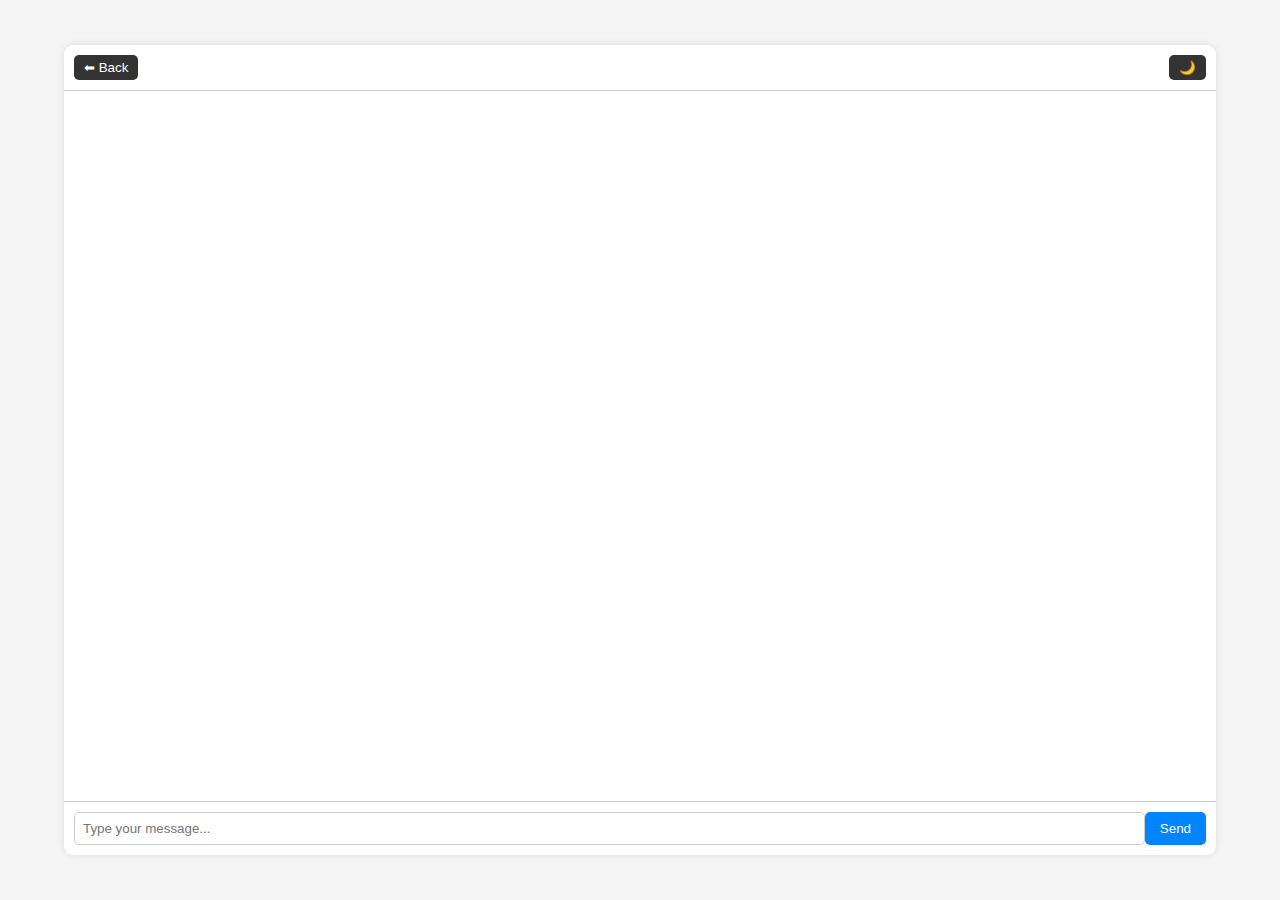
<file: ai.html>
<!DOCTYPE html>
<html lang="en">
<head>
    <meta charset="UTF-8">
    <meta name="viewport" content="width=device-width, initial-scale=1.0">
    <title>AI Chatbot</title>
    <link rel="stylesheet" href="ai.css">
</head>
<body>
    <div class="chat-container">
        <div class="chat-header">
            <button id="backButton" onclick="window.location.href='index.html';">⬅ Back</button>
            <button id="darkModeToggle">🌙</button>
        </div>
             
        <div id="chatbox"></div>
        
        <div class="input-container">
            <input type="text" id="userInput" placeholder="Type your message...">
            <button onclick="sendMessage()">Send</button>
        </div>
    </div>

    <script src="ai.js"></script>
</body>
</html>
</file>
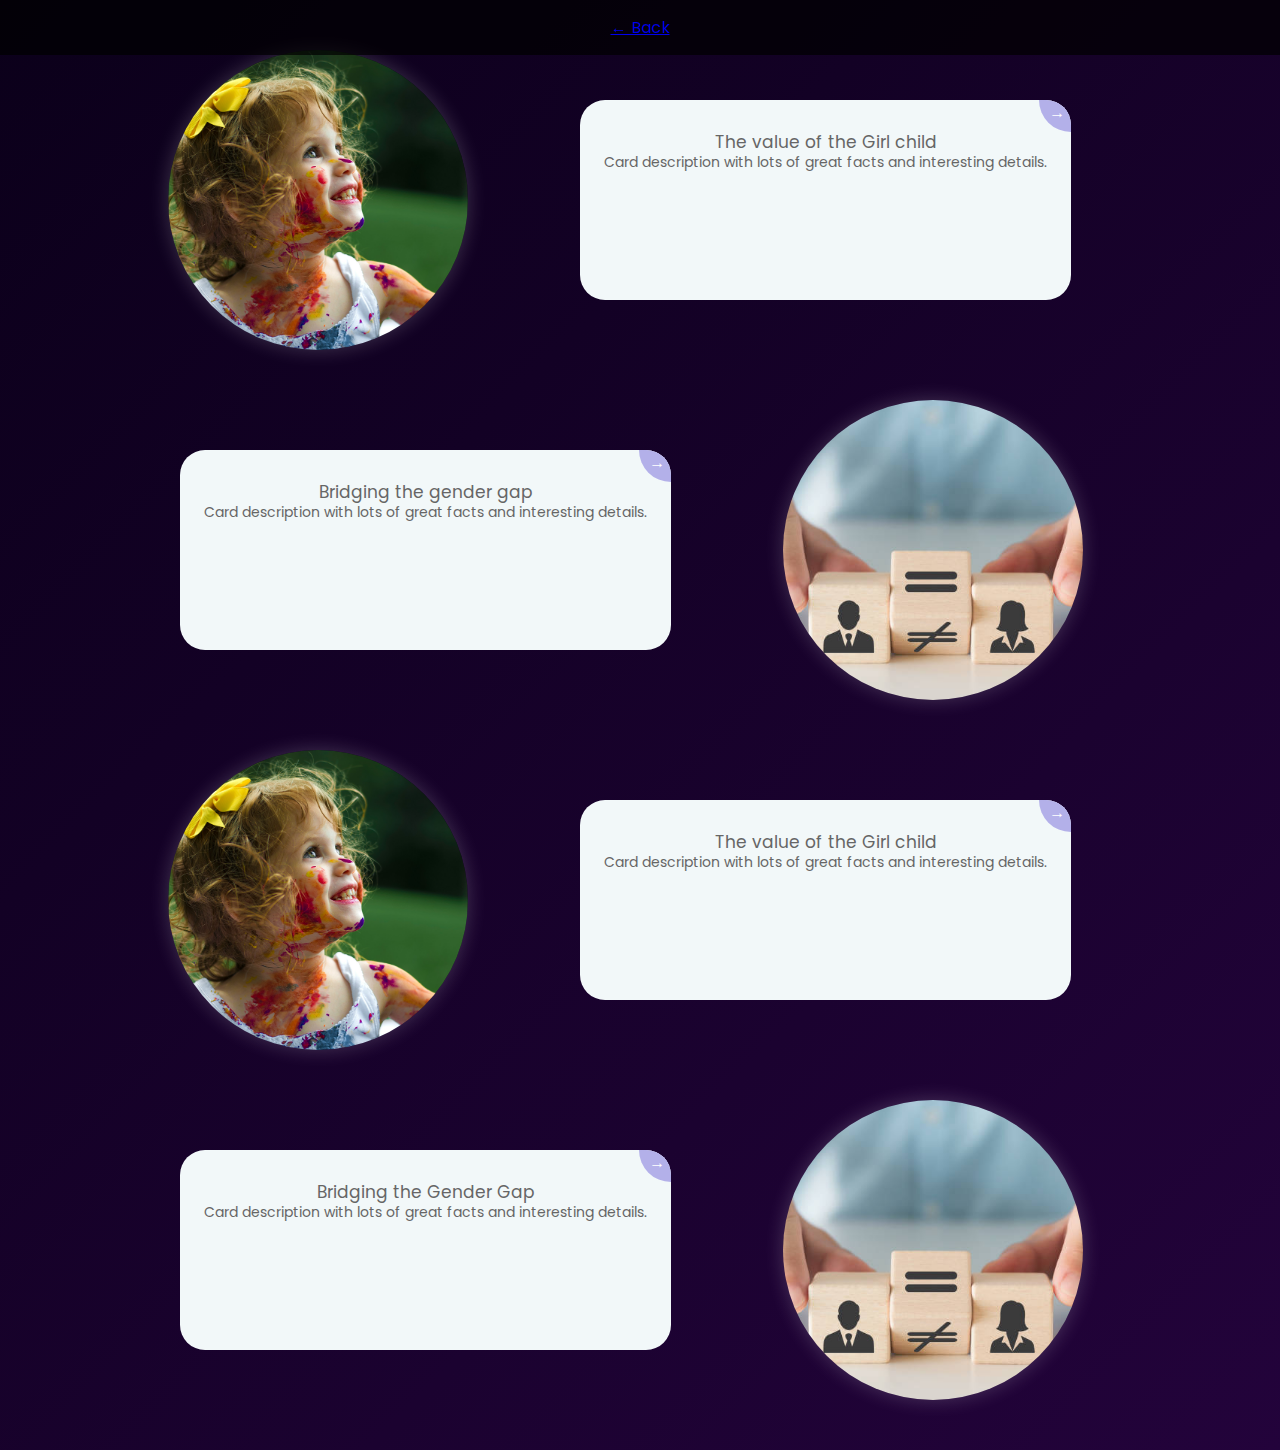
<file: main1.html>
<!DOCTYPE html>
<html lang="en">
<head>
    <meta charset="UTF-8">
    <meta name="viewport" content="width=device-width, initial-scale=1.0">
    <title>Sex Ratio Awareness</title>
    <link rel="stylesheet" href="main1.css">
    <link rel="preconnect" href="https://fonts.googleapis.com">
    <link rel="preconnect" href="https://fonts.gstatic.com" crossorigin>
    <link href="https://fonts.googleapis.com/css2?family=Poppins:ital,wght@0,100;0,200;0,300;0,400;0,500;0,600;0,700;0,800;0,900;1,100;1,200;1,300;1,400;1,500;1,600;1,700;1,800;1,900&display=swap" rel="stylesheet">
    
</head>
<body>
    <!-- Header with buttons -->
    <header>
        <a href="index.html" class="back-button">← Back</a>
    </header>
    
    <!-- Main Content -->
    <div class="container">
        <!-- First Image & Text -->
        <div class="section left">
            <img src="image/girl.png" alt="Value of Girl Child" class="round-image">
            <!-- From Uiverse.io by Prince4fff --> 
            <div class="card">
                <a class="card1" href="#">
                <p>The value of the Girl child </p>
                <p class="small">Card description with lots of great facts and interesting details.</p>
                <div class="go-corner" href="#">
                <div class="go-arrow">
                    →
                </div>
                </div>
            </a>
            </div>
            <!-- <a href="#" class="text">Value of the Girl Child</a> -->
        </div>
        <!-- Second Image & Text -->
        <div class="section right">
            <img src="image/equality.jpeg" alt="Bridging the Gender Gap" class="round-image">
            <!-- From Uiverse.io by Prince4fff --> 
            <div class="card">
                <a class="card1" href="#">
                <p>Bridging the gender gap </p>
                <p class="small">Card description with lots of great facts and interesting details.</p>
                <div class="go-corner" href="#">
                <div class="go-arrow">
                    →
                </div>
                </div>
            </a>
            </div>
            <!-- <a href="#" class="text">Bridging the Gender Gap</a> -->
        </div>
        <!-- Third Image & Text -->
        <div class="section left">
            <img src="image/girl.png" alt="Value of Girl Child" class="round-image">
            <!-- From Uiverse.io by Prince4fff --> 
            <div class="card">
                <a class="card1" href="#">
                <p>The value of the Girl child </p>
                <p class="small">Card description with lots of great facts and interesting details.</p>
                <div class="go-corner" href="#">
                <div class="go-arrow">
                    →
                </div>
                </div>
            </a>
            </div>
            <!-- <a href="#" class="text">Value of the Girl Child</a> -->
        </div>
        <!-- Fourth Image & Text -->
        <div class="section right">
            <img src="image/equality.jpeg" alt="Bridging the Gender Gap" class="round-image">
            <!-- From Uiverse.io by Prince4fff --> 
            <div class="card">
                <a class="card1" href="#">
                <p>Bridging the Gender Gap</p>
                <p class="small">Card description with lots of great facts and interesting details.</p>
                <div class="go-corner" href="#">
                <div class="go-arrow">
                    →
                </div>
                </div>
            </a>
            </div>
            <!-- <a href="#" class="text">Bridging the Gender Gap</a> -->
        </div>

    </div>

</body>
</html>
</file>
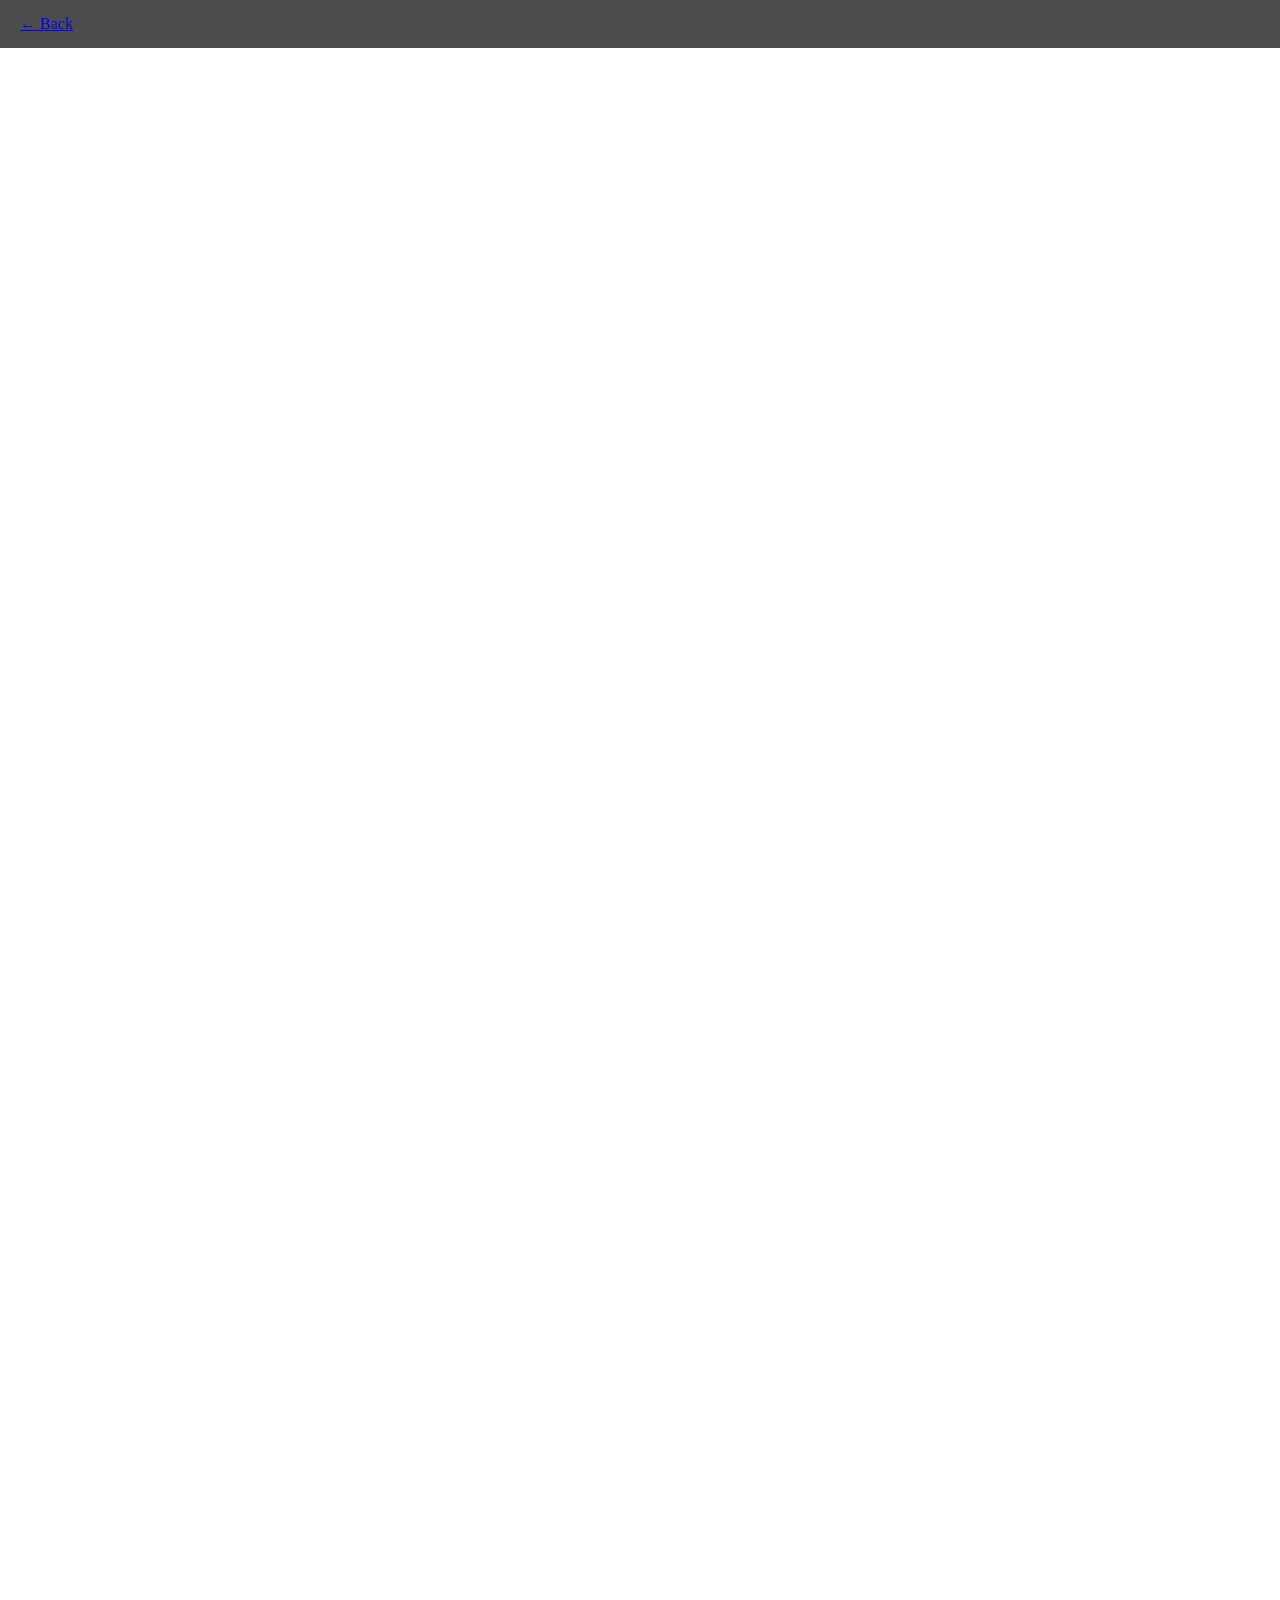
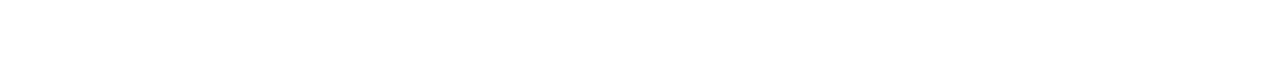
<file: main2.html>
<!DOCTYPE html>
<html lang="en">
<head>
    <meta charset="UTF-8">
    <meta name="viewport" content="width=device-width, initial-scale=1.0">
    <title>Document</title>
    <link rel="stylesheet" href="main2.css">
</head>
<body>
  <header>
    <a href="index.html" class="back-button">← Back</a>
</header>


<div class="card">
    <div class="content">
      <p class="heading">Education – From Exclusion to Excellence</p>
      <p class="para">
        For centuries, women were denied education due to societal norms and legal barriers. Pioneers like Malala Yousafzai and Savitribai Phule fought for equal rights. Today, women lead in STEM, research, and academia, driving innovation worldwide. Education continues to empower women, breaking barriers for future generations.

</p>
    </div>
  </div>
  

  <div class="card">
    <div class="content">
      <p class="heading">Voting Rights – From Silence to Leadership</p>
      <p class="para">
        Women once had no political voice, unable to vote or influence laws. The suffrage movement, led by activists like Emmeline Pankhurst, changed history. Today, women hold key leadership positions, shaping policies and governance. From silence to leadership, they continue to make an impact globally.     </p>
    </div>
  </div>
  


  <div class="card">
    <div class="content">
      <p class="heading">Workforce – From Restrictions to Innovation</p>
      <p class="para">
        Once confined to domestic roles, women now thrive in business, technology, and science. Trailblazers like Marie Curie and Kalpana Chawla shattered stereotypes. Despite challenges like the gender pay gap, women lead companies and drive economic growth. The modern workforce is evolving with women at the forefront.

    </p>
    </div>
  </div>
  


  <div class="card">
    <div class="content">
      <p class="heading">Sports – From Exclusion to Champions</p>
      <p class="para">
        Women were once barred from competitive sports, deemed physically unfit. Athletes like Serena Williams and Mary Kom proved otherwise, excelling on global stages. Today, women break records and dominate major sports events. Their achievements inspire future generations to challenge limits and redefine success.

    </p>
    </div>
  </div>
  
</body>
</html>
</file>
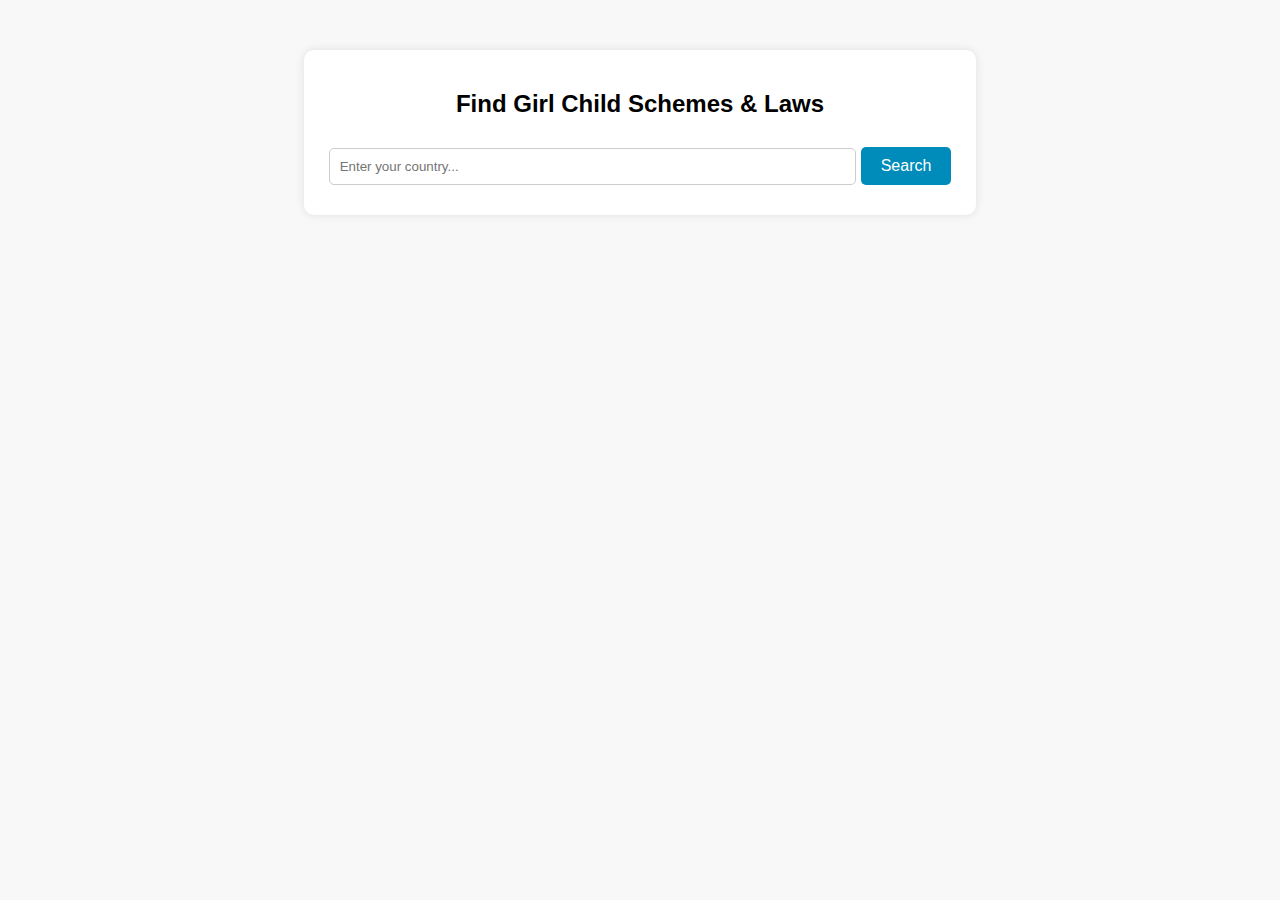
<file: schemes.html>
<!DOCTYPE html>
<html lang="en">
<head>
    <meta charset="UTF-8">
    <meta name="viewport" content="width=device-width, initial-scale=1.0">
    <title>Government Schemes</title>
    <link rel="stylesheet" href="schemes.css">
</head>
<body>

    <div class="container">
        <h2>Find Girl Child Schemes & Laws</h2>
        <input type="text" id="countryInput" placeholder="Enter your country..." oninput="autocompleteCountry()">
        <div id="suggestions"></div>
        <button onclick="fetchSchemes()">Search</button>

        <div id="results">
            <h3 id="countryTitle"></h3>
            <h4>Government Schemes:</h4>
            <ul id="schemesList"></ul>
            <h4>Crime Laws for Girl Child:</h4>
            <p id="crimeLaws"></p>
        </div>
    </div>

    <script src="schemes.js"></script>
</body>
</html>
</file>
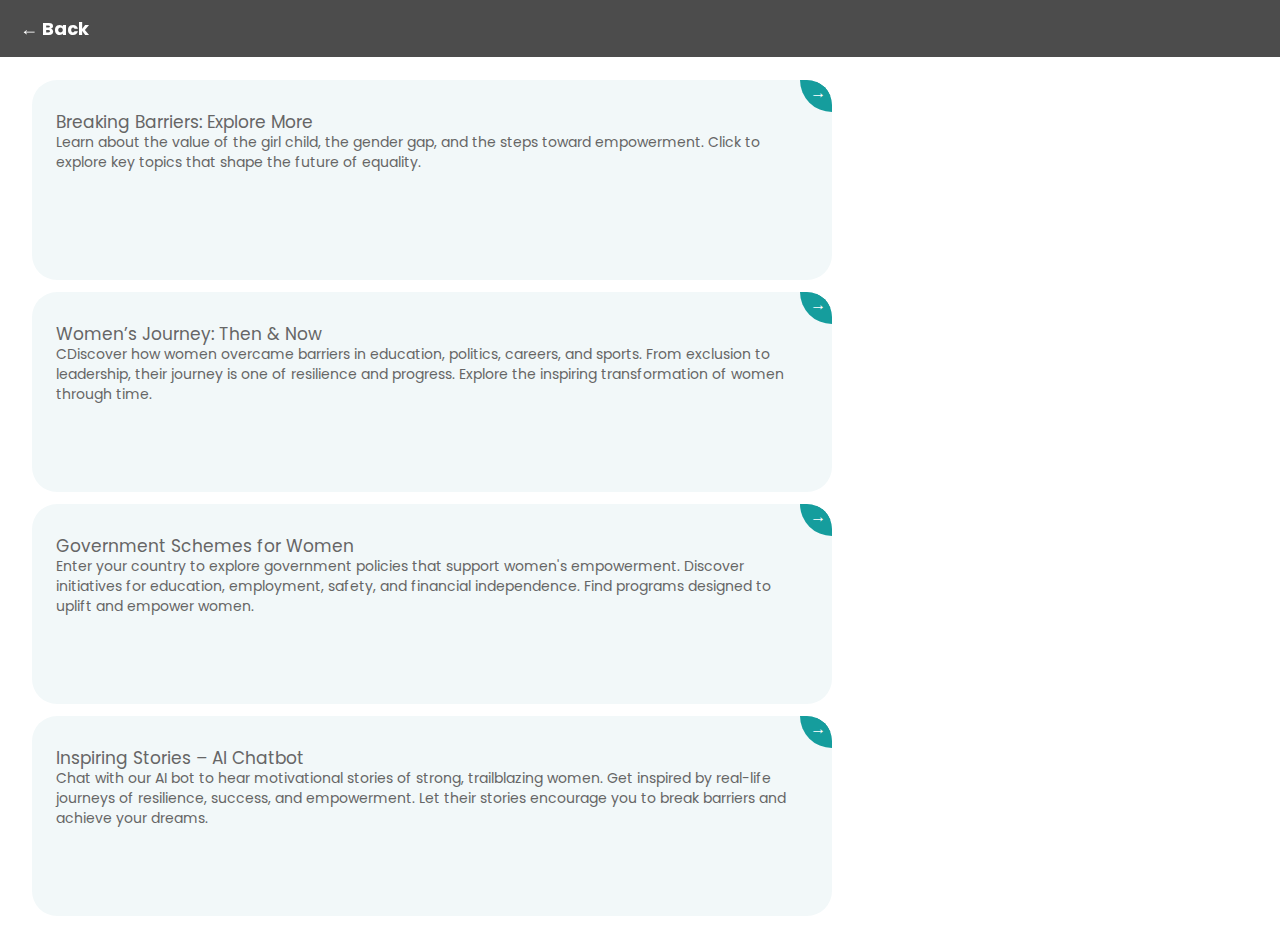
<file: secondary.html>
<!DOCTYPE html>
<html lang="en">
<head>
    <meta charset="UTF-8">
    <meta name="viewport" content="width=device-width, initial-scale=1.0">
    <title>Document</title>
    <link rel="stylesheet" href="secondary.css">
    <link rel="preconnect" href="https://fonts.googleapis.com">
    <link rel="preconnect" href="https://fonts.gstatic.com" crossorigin>
    <link href="https://fonts.googleapis.com/css2?family=Poppins:ital,wght@0,100;0,200;0,300;0,400;0,500;0,600;0,700;0,800;0,900;1,100;1,200;1,300;1,400;1,500;1,600;1,700;1,800;1,900&display=swap" rel="stylesheet">
    
</head>
    <body>
        <header>
            <a href="index.html" class="back-button">← Back</a>
        </header>
        
        <div class="card-container">
            <!-- FIRST CARD -->
            <div class="card">
                <a class="card1" href="main1.html">
                    <p>Breaking Barriers: Explore More</p>
                    <p class="small">Learn about the value of the girl child, the gender gap, and the steps toward empowerment. Click to explore key topics that shape the future of equality.</p>
                    <div class="go-corner" href="#">
                        <div class="go-arrow">→</div>
                    </div>
                </a>
            </div>
            <!-- SECOND CARD -->
            <div class="card">
                <a class="card1" href="main2.html">
                    <p>Women’s Journey: Then & Now</p>
                    <p class="small">CDiscover how women overcame barriers in education, politics, careers, and sports. From exclusion to leadership, their journey is one of resilience and progress. Explore the inspiring transformation of women through time.</p>
                    <div class="go-corner" href="#">
                        <div class="go-arrow">→</div>
                    </div>
                </a>
            </div>
            <!-- THIRD CARD -->
            <div class="card">
                <a class="card1" href="schemes.html">
                    <p>Government Schemes for Women</p>
                    <p class="small">Enter your country to explore government policies that support women's empowerment. Discover initiatives for education, employment, safety, and financial independence. Find programs designed to uplift and empower women.</p>
                    <div class="go-corner" href="#">
                        <div class="go-arrow">→</div>
                    </div>
                </a>
            </div>
            <!-- FOURTH CARD -->
            <div class="card">
                <a class="card1" href="#">
                    <p>Inspiring Stories – AI Chatbot</p>
                    <p class="small">Chat with our AI bot to hear motivational stories of strong, trailblazing women. Get inspired by real-life journeys of resilience, success, and empowerment. Let their stories encourage you to break barriers and achieve your dreams.</p>
                    <div class="go-corner" href="#">
                        <div class="go-arrow">→</div>
                    </div>
                </a>
            </div>
        </div>
    </body>
</html>
</file>
<file: ai.css>
body {
    font-family: Arial, sans-serif;
    background-color: #f5f5f5;
    margin: 0;
    padding: 0;
    display: flex;
    justify-content: center;
    align-items: center;
    height: 100vh;
}

.chat-container {
    width: 90vw;  /* Full width */
    height: 90vh; /* Full height */
    border-radius: 0;
    display: flex;
    flex-direction: column;
    background: white;
    box-shadow: 0 0 10px rgba(0, 0, 0, 0.1);
    border-radius: 10px;
    overflow: hidden;
}

#chatbox {
    flex: 1;
    padding: 15px;
    overflow-y: auto;
    display: flex;
    flex-direction: column;
}

.message {
    max-width: 75%;
    padding: 10px;
    margin: 5px;
    border-radius: 10px;
    word-wrap: break-word;
}

.user {
    align-self: flex-end;
    background-color: #0084ff;
    color: white;
}

.bot {
    align-self: flex-start;
    background-color: #e5e5ea;
    color: black;
}

.input-container {
    display: flex;
    padding: 10px;
    border-top: 1px solid #ccc;
    background: white;
}

input {
    flex: 1;
    padding: 8px;
    border: 1px solid #ccc;
    border-radius: 5px;
    outline: none;
}

button {
    padding: 8px 15px;
    background: #0084ff;
    color: white;
    border: none;
    border-radius: 5px;
    cursor: pointer;
}

button:hover {
    background: #006fd6;
}
.chat-header {
    display: flex;
    justify-content: flex-end;
    padding: 10px;
    background: white;
    border-bottom: 1px solid #ccc;
}

#darkModeToggle {
    background: #333;
    color: white;
    border: none;
    border-radius: 5px;
    padding: 5px 10px;
    cursor: pointer;
}

#darkModeToggle:hover {
    background: #555;
}

.dark-mode {
    background-color: #121212;
    color: white;
}
.dark-mode .chat-header {
    background: #1e1e1e;  /* Dark background */
    border-bottom: 1px solid #444;
}

.dark-mode .chat-container {
    background: #1e1e1e;
}

.dark-mode .input-container {
    background: #333;
}

.dark-mode input {
    background: #444;
    color: white;
    border: 1px solid #666;
}

.dark-mode button {
    background: #0084ff;
}

.dark-mode button:hover {
    background: #006fd6;
}
.chat-header {
    display: flex;
    justify-content: space-between; /* Space out buttons */
    align-items: center;
    padding: 10px;
    background: white;
    border-bottom: 1px solid #ccc;
}

#backButton {
    background: #333;
    color: white;
    border: none;
    border-radius: 5px;
    padding: 5px 10px;
    cursor: pointer;
}

#backButton:hover {
    background: #555;
}
</file>
<file: main2.css>
/* From Uiverse.io by gharsh11032000 */
body {
  /* display: flex;
  justify-content: center;
  align-items: center; */
  flex-direction: column; /* Stack elements vertically */
  min-height: 100vh;
  background-image: url('https://www.hopkinsmedicine.org/-/media/images/health/3_-wellness/kids-and-teens-health/growing-child-adolescent-teaser.jpg'); /* Replace with actual image URL */
  padding: 20px;
  background-size: cover;
  background-position: center;
  background-repeat: no-repeat;
  background-attachment: fixed;
  min-height: 100vh;


}
header {
  position: fixed;
  top: 0;
  left: 0;
  width: 100%;
  color: white;
  background: rgba(0, 0, 0, 0.7);
  padding: 15px 20px;
  z-index: 1000; /* Ensures header stays above other content */
}
.card {
    position: relative;
    display: flex;
    align-items: center;
    justify-content: center;
    width: 60%;
    padding: 36px;
    border-radius: 24px;
    overflow: hidden;
    line-height: 1.6;
    border: 1px solid #ffffff;
    margin-top: 30px;
    margin-bottom: 20px;
    transition: all 0.48s cubic-bezier(0.23, 1, 0.32, 1);
  }
  
  .content {
    display: flex;
    flex-direction: column;
    align-items: flex-start;
    gap: 24px;
    color: #ffffff;
    transition: all 0.48s cubic-bezier(0.23, 1, 0.32, 1);
  }
  
  .content .heading {
    font-weight: 700;
    font-size: 36px;
    line-height: 1.3;
    z-index: 1;
    transition: all 0.48s cubic-bezier(0.23, 1, 0.32, 1);
  }
  
  .content .para {
    z-index: 1;
    opacity: 0.8;
    font-size: 18px;
    color: white;
    transition: all 0.48s cubic-bezier(0.23, 1, 0.32, 1);
  }
  
  .card::before {
    content: "";
    position: absolute;
    right: -5.2rem;
    top: -5.2rem;
    width: 10.4rem;
    height: 10.4rem;
    background:teal;
    z-index: 0;
    opacity: 0;
    border-radius: 50%;
    transition: all 0.48s cubic-bezier(0.23, 1, 0.32, 1);
  }
  
  .card::after {
    content: "";
    position: absolute;
    left: -5.2rem;
    bottom: -5.2rem;
    width: 10.4rem;
    height: 10.4rem;
    background: teal;
    z-index: 0;
    opacity: 0;
    border-radius: 50%;
    transition: all 0.48s cubic-bezier(0.23, 1, 0.32, 1);
  }
  
  .card:hover::before {
    scale: 7;
    opacity: 1;
  }
  
  .card:hover::after {
    scale: 7;
    opacity: 1;
  }
  
  .card:hover .content .heading {
    color: #ffffff;
  }
  
  .card:hover .content .para {
    color: #ffffff;
  }
  
  .card:hover {
    box-shadow: 0rem 6px 13px rgba(0, 0, 0, 0.1),
      0rem 24px 24px rgba(0, 0, 0, 0.09), 0rem 55px 33px rgba(0, 0, 0, 0.05),
      0rem 97px 39px rgba(0, 0, 0, 0.01), 0rem 152px 43px rgba(0, 0, 0, 0);
    border-color: #0a3cff;
    scale: 1.05;
  }
</file>
<file: schemes.css>
body {
    font-family: Arial, sans-serif;
    background-color: #f8f8f8;
    text-align: center;
}

.container {
    width: 50%;
    margin: 50px auto;
    padding: 20px;
    background: white;
    box-shadow: 0 0 10px rgba(0, 0, 0, 0.1);
    border-radius: 10px;
}

input {
    width: 80%;
    padding: 10px;
    margin: 10px 0;
    border: 1px solid #ccc;
    border-radius: 5px;
}

button {
    padding: 10px 20px;
    border: none;
    background: #008CBA;
    color: white;
    font-size: 16px;
    cursor: pointer;
    border-radius: 5px;
}

button:hover {
    background: #005f73;
}

#suggestions {
    text-align: left;
    max-height: 150px;
    overflow-y: auto;
    background: white;
    border: 1px solid #ccc;
    display: none;
    position: absolute;
    width: 80%;
    margin-left: 10%;
}

.suggestion-item {
    padding: 10px;
    cursor: pointer;
}

.suggestion-item:hover {
    background: #ddd;
}

#results {
    margin-top: 20px;
    display: none;
}
</file>
<file: secondary.css>
* {
  margin: 0;
  padding: 0;
  box-sizing: border-box;
  font-family: "poppins", sans-serif;
}

body {
  /* display: flex;
  justify-content: center;
  align-items: center; */
  flex-direction: column; /* Stack elements vertically */
  min-height: 100vh;
  background-image: url('https://media.istockphoto.com/id/1282344502/photo/pinky-swear-ill-always-be-there.jpg?s=612x612&w=0&k=20&c=IBBsDKoOQDkOIwF7aItIzuAvJZGeVRigtcMUGo3v8Xs='); /* Replace with actual image URL */
  padding: 20px;
  background-size: cover;
  background-position: center;
  background-repeat: no-repeat;
  background-attachment: fixed;
  min-height: 100vh;


}
.card-container {
  margin-top: 60px; /* Adds space between the header and the cards */
}
header {
  position: fixed;
  top: 0;
  left: 0;
  width: 100%;
  background: rgba(0, 0, 0, 0.7);
  padding: 15px 20px;
  z-index: 1000; /* Ensures header stays above other content */
}
.back-button {
  color: white;
  text-decoration: none;
  font-size: 18px;
  font-weight: bold;
}

.card p {
  font-size: 17px;
  font-weight: 400;
  line-height: 20px;
  color: #666;
}

.card p.small {
  font-size: 14px;
}

.go-corner {
  display: flex;
  align-items: center;
  justify-content: center;
  position: absolute;
  width: 32px;
  height: 32px;
  overflow: hidden;
  top: 0;
  right: 0;
  background-color: rgb(21, 157, 157);
  border-radius: 0 4px 0 32px;
}

.go-arrow {
  margin-top: -4px;
  margin-right: -4px;
  color: white;
  font-family: courier, sans;
}

.card1 {
  display: block;
  position: relative;
  max-width:800px;
  height:200px;
  background-color: #f2f8f9;
  border-radius: 25px;
  padding: 32px 24px;
  margin: 12px;
  text-decoration: none;
  z-index: 0;
  overflow: hidden;
}

.card1:before {
  content: "";
  position: absolute;
  z-index: -1;
  top: -16px;
  right: -16px;
  background: teal;
  height: 32px;
  width: 32px;
  border-radius: 32px;
  transform: scale(1);
  transform-origin: 50% 50%;
  transition: transform 0.25s ease-out;
}

.card1:hover:before {
  transform: scale(60);
}

.card1:hover p {
  transition: all 0.3s ease-out;
  color: rgba(255, 255, 255, 0.8);
}

.card1:hover h3 {
  transition: all 0.3s ease-out;
  color: #ffffff;
}

.card2 {
  display: block;
  top: 0px;
  position: relative;
  max-width: 262px;
  background-color: #f2f8f9;
  border-radius: 4px;
  padding: 32px 24px;
  margin: 12px;
  text-decoration: none;
  z-index: 0;
  overflow: hidden;
  border: 1px solid #f2f8f9;
}

.card2:hover {
  transition: all 0.2s ease-out;
  box-shadow: 0px 4px 8px rgba(38, 38, 38, 0.2);
  top: -4px;
  border: 1px solid #ccc;
  background-color: white;
}

.card2:before {
  content: "";
  position: absolute;
  z-index: -1;
  top: -16px;
  right: -16px;
  background: #00676f;
  height: 32px;
  width: 32px;
  border-radius: 32px;
  transform: scale(2);
  transform-origin: 50% 50%;
  transition: transform 0.15s ease-out;
}

.card2:hover:before {
  transform: scale(2.15);
}

.card3 {
  display: block;
  top: 0px;
  position: relative;
  max-width: 262px;
  background-color: #f2f8f9;
  border-radius: 4px;
  padding: 32px 24px;
  margin: 12px;
  text-decoration: none;
  overflow: hidden;
  border: 1px solid #f2f8f9;
}

.card3 .go-corner {
  opacity: 0.7;
}

.card3:hover {
  border: 1px solid #00838d;
  box-shadow: 0px 0px 999px 999px rgba(255, 255, 255, 0.5);
  z-index: 500;
}

.card3:hover p {
  color: #00838d;
}

.card3:hover .go-corner {
  transition: opactiy 0.3s linear;
  opacity: 1;
}

.card4 {
  display: block;
  top: 0px;
  position: relative;
  max-width: 262px;
  background-color: #fff;
  border-radius: 4px;
  padding: 32px 24px;
  margin: 12px;
  text-decoration: none;
  overflow: hidden;
  border: 1px solid #ccc;
}

.card4 .go-corner {
  background-color: #00838d;
  height: 100%;
  width: 16px;
  padding-right: 9px;
  border-radius: 0;
  transform: skew(6deg);
  margin-right: -36px;
  align-items: start;
  background-image: linear-gradient(-45deg, #8f479a 1%, #dc2a74 100%);
}

.card4 .go-arrow {
  transform: skew(-6deg);
  margin-left: -2px;
  margin-top: 9px;
  opacity: 0;
}

.card4:hover {
  border: 1px solid #cd3d73;
}

.card4 h3 {
  margin-top: 8px;
}

.card4:hover .go-corner {
  margin-right: -12px;
}

.card4:hover .go-arrow {
  opacity: 1;
}
</file>
<file: main1.css>
/* Reset and General Styles */
* {
    margin: 0;
    padding: 0;
    box-sizing: border-box;
}

body {
    font-family: "poppins", sans-serif;
    background: linear-gradient(135deg, #0b001a, #23033b);
    color: white;
    text-align: center;
    overflow-x: hidden;
}

/* Header */
header {
  position: fixed;
  top: 0;
  left: 0;
  width: 100%;
  background: rgba(0, 0, 0, 0.7);
  padding: 15px 20px;
  z-index: 1000; /* Ensures header stays above other content */
}
.button-container {
    display: flex;
    gap: 10px;
}

.btn {
    padding: 10px 20px;
    border: 1px solid white;
    background: transparent;
    color: white;
    border-radius: 20px;
    cursor: pointer;
    transition: all 0.3s ease;
}

.btn:hover {
    background-color: #B3B0E9;
    color: #23033b;
}

/* Main Container */
.container {
    display: flex;
    flex-direction: column;
    align-items: center;
    gap: 50px;
    padding: 50px;
}

/* Sections */
.section {
    display: flex;
    align-items: center;
    gap: 100px;
    width: 80%;
}

/* Image Styles */
.round-image {
    width: 300px;
    height: 300px;
    border-radius: 50%;
    object-fit: cover;
    box-shadow: 0 0 20px rgba(255, 255, 255, 0.2);
}

/* Text Styles */
.text {
    font-size: 1.5rem;
    font-weight: bold;
    max-width: 300px;
}

/* Left and Right Sections */
.left {
    flex-direction: row;
    justify-content: flex-start;
}

.right {
    flex-direction: row-reverse;
    justify-content: flex-end;
}
.container a{
    color: white;
    text-decoration: none;
}
.container a:hover{
    cursor: pointer;

}
/* From Uiverse.io by Prince4fff */ 
.card p {
    font-size: 17px;
    font-weight: 400;
    line-height: 20px;
    color: #666;
  }
  
  .card p.small {
    font-size: 14px;
  }
  
  .go-corner {
    display: flex;
    align-items: center;
    justify-content: center;
    position: absolute;
    width: 32px;
    height: 32px;
    overflow: hidden;
    top: 0;
    right: 0;
    background-color: #b3b0e9;
    border-radius: 0 4px 0 32px;
  }
  
  .go-arrow {
    margin-top: -4px;
    margin-right: -4px;
    color: white;
    font-family: courier, sans;
  }
  
  .card1 {
    display: block;
    position: relative;
    max-width:800px;
    height:200px;
    background-color: #f2f8f9;
    border-radius: 25px;
    padding: 32px 24px;
    margin: 12px;
    text-decoration: none;
    z-index: 0;
    overflow: hidden;
  }
  
  .card1:before {
    content: "";
    position: absolute;
    z-index: -1;
    top: -16px;
    right: -16px;
    background: #d4d1ff;
    height: 32px;
    width: 32px;
    border-radius: 32px;
    transform: scale(1);
    transform-origin: 50% 50%;
    transition: transform 0.25s ease-out;
  }
  
  .card1:hover:before {
    transform: scale(30);
  }
  
  .card1:hover p {
    transition: all 0.3s ease-out;
    color: rgba(255, 255, 255, 0.8);
  }
  
  .card1:hover h3 {
    transition: all 0.3s ease-out;
    color: #fff;
  }
  
  .card2 {
    display: block;
    top: 0px;
    position: relative;
    max-width: 262px;
    background-color: #f2f8f9;
    border-radius: 4px;
    padding: 32px 24px;
    margin: 12px;
    text-decoration: none;
    z-index: 0;
    overflow: hidden;
    border: 1px solid #f2f8f9;
  }
  
  .card2:hover {
    transition: all 0.2s ease-out;
    box-shadow: 0px 4px 8px rgba(38, 38, 38, 0.2);
    top: -4px;
    border: 1px solid #ccc;
    background-color: white;
  }
  
  .card2:before {
    content: "";
    position: absolute;
    z-index: -1;
    top: -16px;
    right: -16px;
    background: #00838d;
    height: 32px;
    width: 32px;
    border-radius: 32px;
    transform: scale(2);
    transform-origin: 50% 50%;
    transition: transform 0.15s ease-out;
  }
  
  .card2:hover:before {
    transform: scale(2.15);
  }
  
  .card3 {
    display: block;
    top: 0px;
    position: relative;
    max-width: 262px;
    background-color: #f2f8f9;
    border-radius: 4px;
    padding: 32px 24px;
    margin: 12px;
    text-decoration: none;
    overflow: hidden;
    border: 1px solid #f2f8f9;
  }
  
  .card3 .go-corner {
    opacity: 0.7;
  }
  
  .card3:hover {
    border: 1px solid #00838d;
    box-shadow: 0px 0px 999px 999px rgba(255, 255, 255, 0.5);
    z-index: 500;
  }
  
  .card3:hover p {
    color: #00838d;
  }
  
  .card3:hover .go-corner {
    transition: opactiy 0.3s linear;
    opacity: 1;
  }
  
  .card4 {
    display: block;
    top: 0px;
    position: relative;
    max-width: 262px;
    background-color: #fff;
    border-radius: 4px;
    padding: 32px 24px;
    margin: 12px;
    text-decoration: none;
    overflow: hidden;
    border: 1px solid #ccc;
  }
  
  .card4 .go-corner {
    background-color: #00838d;
    height: 100%;
    width: 16px;
    padding-right: 9px;
    border-radius: 0;
    transform: skew(6deg);
    margin-right: -36px;
    align-items: start;
    background-image: linear-gradient(-45deg, #8f479a 1%, #dc2a74 100%);
  }
  
  .card4 .go-arrow {
    transform: skew(-6deg);
    margin-left: -2px;
    margin-top: 9px;
    opacity: 0;
  }
  
  .card4:hover {
    border: 1px solid #cd3d73;
  }
  
  .card4 h3 {
    margin-top: 8px;
  }
  
  .card4:hover .go-corner {
    margin-right: -12px;
  }
  
  .card4:hover .go-arrow {
    opacity: 1;
  }
/* Responsive */
@media (max-width: 768px) {
    .container {
        gap: 30px;
        padding: 30px;
    }

    .section {
        flex-direction: column;
        align-items: center;
        text-align: center;
        gap: 20px;
    }

    .round-image {
        width: 200px;
        height: 200px;
    }
}
</file>
